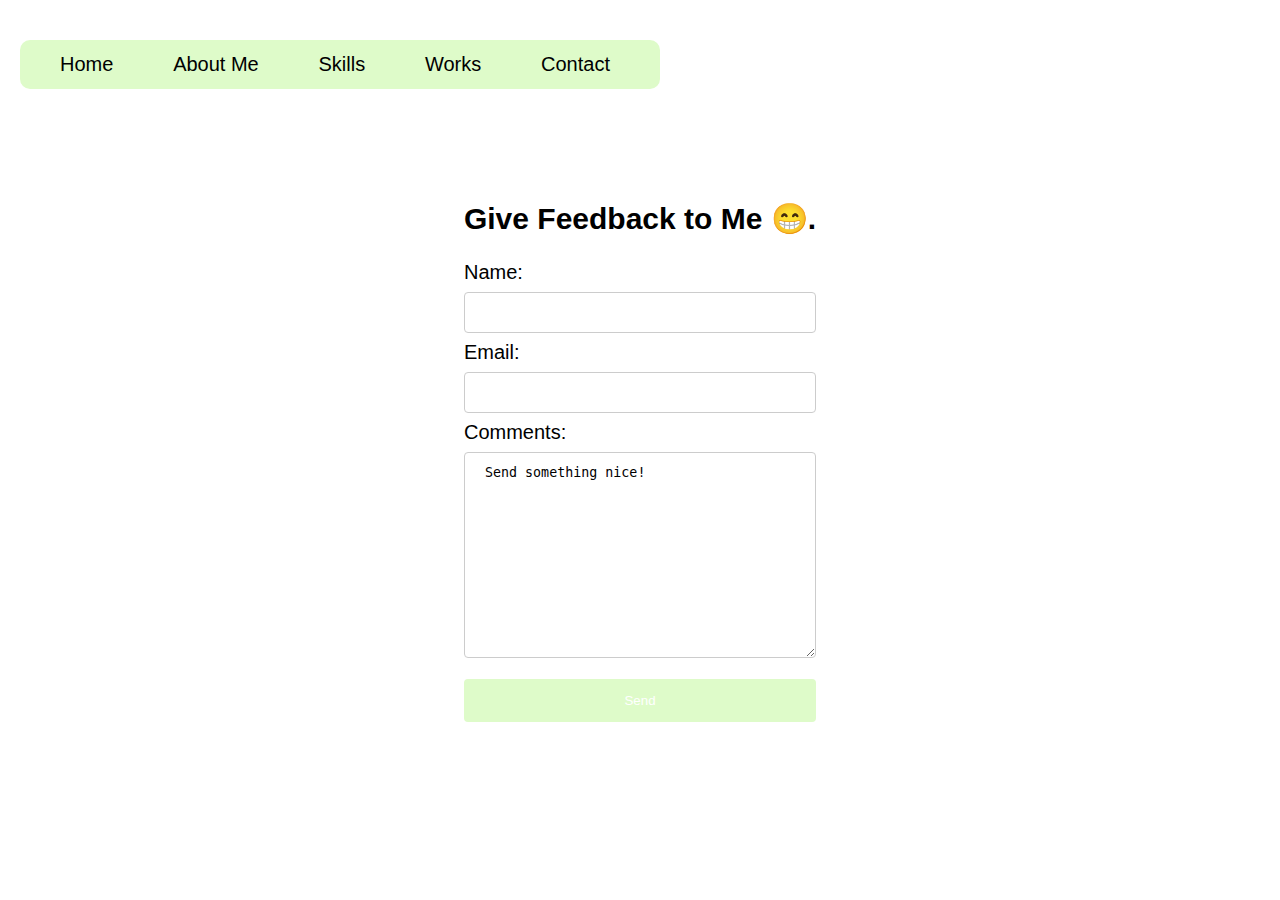
<file: pages/contact.html>
<!DOCTYPE html>
<html lang="en">
  <head>
    <meta charset="UTF-8" />
    <meta http-equiv="X-UA-Compatible" content="IE=edge" />
    <meta name="viewport" content="width=device-width, initial-scale=1.0" />
    <link rel="stylesheet" type="text/css" href="../css/styles.css" />

    <title>Julia Debono's Contact</title>
  </head>
  <body>
    <!-- Header/Navbar -->
    <div class="navbar nav__bg">
      <ul>
        <li><a href="/index.html">Home</a></li>
        <li><a href="/pages/aboutme.html">About Me</a></li>
        <li><a href="/pages/skills.html">Skills</a></li>
        <li><a href="/pages/works.html">Works</a></li>
        <li><a href="/pages/contact.html">Contact</a></li>
      </ul>
    </div>
    <!-- Contact Form -->
    <div class="contact__container">
      <div>
      <h2>Give Feedback to Me 😁.</h2>
      <!-- MailTo Function for using external app to mail -->
      <form action="mailto:sixheitartari12@gmail.com" method="get" enctype="text/plain">
        <div class="contact__inner">
          <label for="name">Name:<br/>
            <input type="text" name="name" id="name" />
          </label>
        </div>
        <div>
          <label for="email">Email: <br/>
            <input type="text" name="email" id="email" />
          </label>
        </div>
        <div>
          <label>Comments:</label>
          <br />
          <textarea name="comments" rows="12" cols="35">Send something nice!</textarea>
        </div>
        <div>
          <input type="submit" name="submit" value="Send" />
        </div>
      </div>
    </div>
  </body>
</html>
</file>
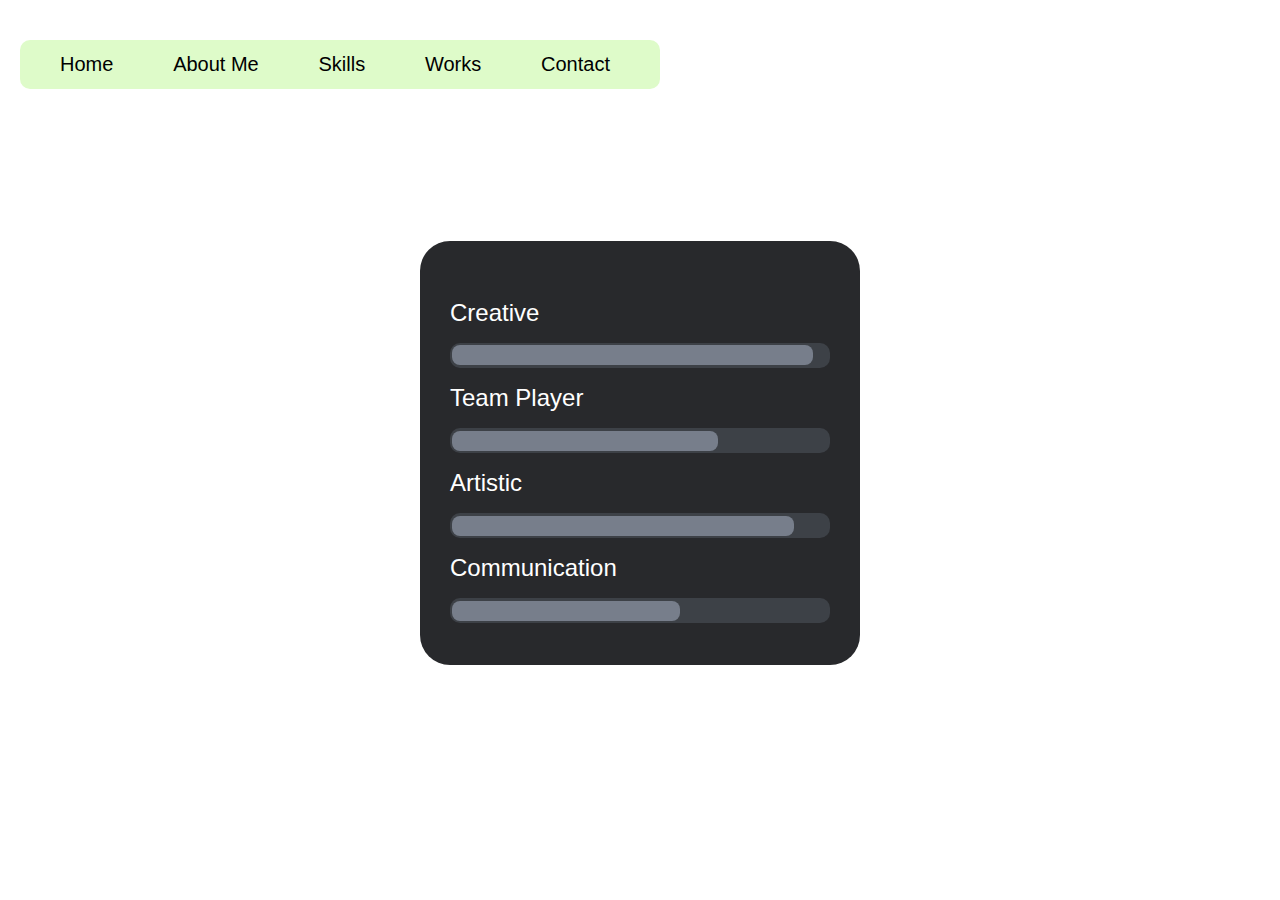
<file: pages/skills.html>
<!DOCTYPE html>
<html lang="en">
  <head>
    <meta charset="UTF-8" />
    <meta http-equiv="X-UA-Compatible" content="IE=edge" />
    <meta name="viewport" content="width=device-width, initial-scale=1.0" />
    <!--  -->
    <link rel="stylesheet" type="text/css" href="../css/styles.css" />

    <title>Julia Debono's Skills</title>
  </head>
  <body>
    <!-- Header/Navbar -->
    <div class="navbar nav__bg">
      <ul>
        <li><a href="/index.html">Home</a></li>
        <li><a href="/pages/aboutme.html">About Me</a></li>
        <li><a href="/pages/skills.html">Skills</a></li>
        <li><a href="/pages/works.html">Works</a></li>
        <li><a href="/pages/contact.html">Contact</a></li>
      </ul>
    </div>
    <!-- Skills Page -->
    <div class="skills">
      <div class="inner">
        <!-- Almost full -->
        <h1>Creative</h1>
        <div class="filler">
          <div class="inner__filler_1"></div>
        </div>
        <!-- More than half -->
        <h1>Team Player</h1>
        <div class="filler">
          <div class="inner__filler_2"></div>
        </div>
        <!-- Almost full -->
        <h1>Artistic</h1>
        <div class="filler">
          <div class="inner__filler_3"></div>
        </div>
        <!-- 3/4 -->
        <h1>Communication</h1>
        <div class="filler">
          <div class="inner__filler_4"></div>
        </div>
      </div>
    </div>
  </body>
</html>
</file>
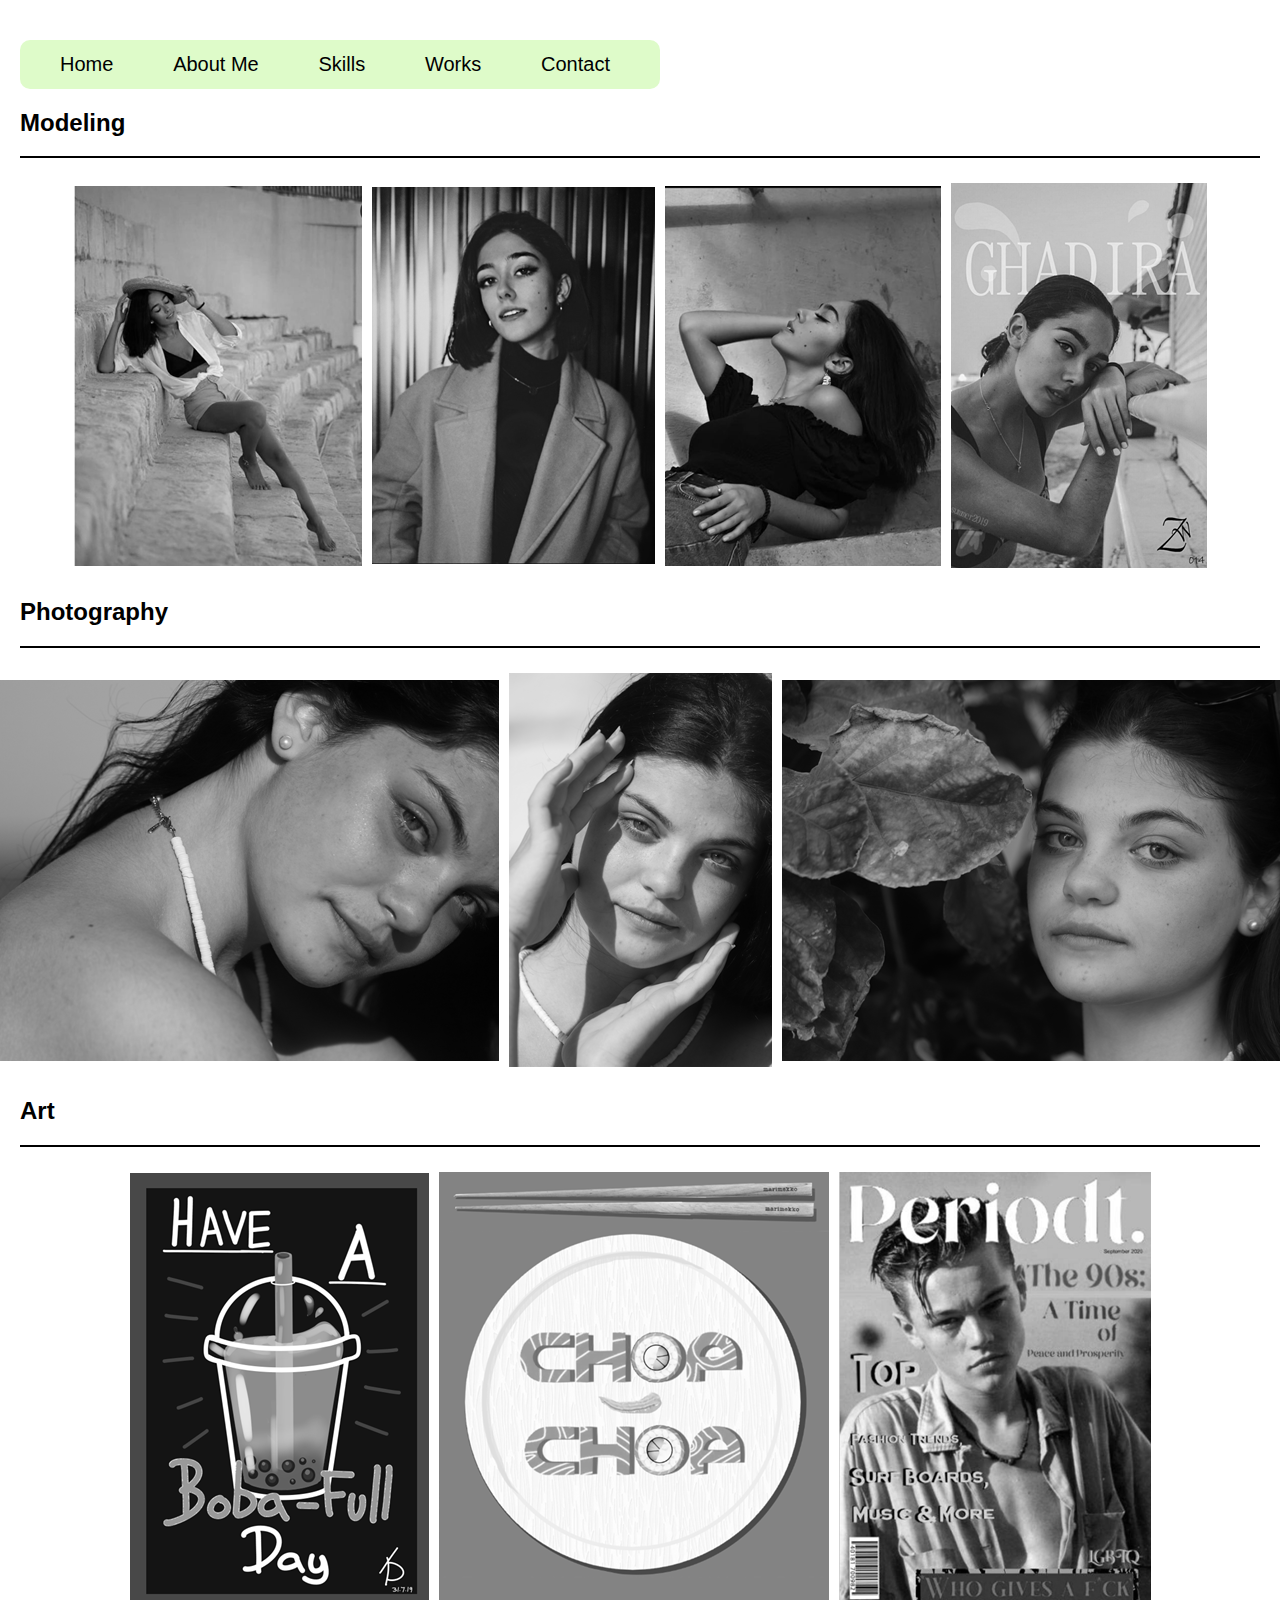
<file: pages/works.html>
<!DOCTYPE html>
<html lang="en">
  <head>
    <meta charset="UTF-8" />
    <meta http-equiv="X-UA-Compatible" content="IE=edge" />
    <meta name="viewport" content="width=device-width, initial-scale=1.0" />
    <link rel="stylesheet" type="text/css" href="../css/styles.css" />

    <title>Julia Debono's Works</title>
  </head>
  <body>
    <!-- Header/Navbar -->
    <div class="navbar nav__bg">
      <ul>
        <li><a href="/index.html">Home</a></li>
        <li><a href="/pages/aboutme.html">About Me</a></li>
        <li><a href="/pages/skills.html">Skills</a></li>
        <li><a href="/pages/works.html">Works</a></li>
        <li><a href="/pages/contact.html">Contact</a></li>
      </ul>
    </div>
    <!-- Modeling Section -->
    <h2 class="header">Modeling</h2>
    <div class="filler__black"></div>
    <div class="container">
      <div class="gallery">
        <img src="../assets/images/unknown (1).png" />
        <img src="../assets/images/unknown (2).png" />
        <img src="../assets/images/unknown (13).png" />
        <img src="../assets/images/unknown (14).png" />
      </div>
    </div>
    <!-- Photography Section -->
    <h2 class="header">Photography</h2>
    <div class="filler__black"></div>
    <div class="container">
      <div class="gallery">
        <img src="../assets/images/unknown (4).png" />
        <img src="../assets/images/unknown (9).png" />
        <img src="../assets/images/unknown (10).png" />
      </div>
    </div>
    <!-- Art Section -->
    <h2 class="header">Art</h2>
    <div class="filler__black"></div>
    <div class="container">
      <div class="gallery">
        <img src="../assets/images/unknown (6).png" />
        <img src="../assets/images/unknown (7).png" />
        <img src="../assets/images/unknown (8).png" />
      </div>
    </div>
  </body>
</html>
</file>
<file: css/styles.css>
body {
  padding: 20px;
  margin: 0;
  height: 90vh;
  overflow: scroll;
  font-family: 'Gill Sans', 'Gill Sans MT', Calibri, 'Trebuchet MS', sans-serif;
}

/* Navbar Styling */
.nav__bg {
  width: 640px;
  height: 6%;
  border-radius: 10px;
  align-items: center;
  justify-content: center;
  font-size: 20px;
  background: #defbc9;
}

.nav__bg ul {
  width: 550px;
  list-style: none;
  height: 100%;
  display: flex;
  align-items: center;
  justify-content: space-between;
}

.nav__bg ul a {
  text-decoration: none !important;
  color: black;
}

.nav__bg ul li:hover {
  transform: scale(1.1);
  transition: 0.3s;
}

/* Home Page Styling */
.welcome {
  display: flex;
  flex-direction: column;
  height: 90%;
  width: 100%;
  font-size: 50px;
  align-items: center;
  justify-content: center;
  overflow: hidden;
}

.green__line {
  position: relative;
  width: 100%;
  border-top: 3px solid #defbc9;
}

.white__line {
  left: 50%;
  top: 50%;
  transform: translate(-50%, -50%);
  position: absolute;
  width: 40%;
  border-top: 10px solid white;
}

/* About Me Page Styling */
.aboutme__container {
  display: flex;
  padding-left: 300px;
  padding-right: 300px;
  height: 90%;
  align-items: center;
  justify-content: center;
}

.julia__img,
.julia__desc {
  display: inline-block;
}

.julia__desc {
  text-align: justify;
  width: 100%;
  font-size: 24px;
  padding-left: 50px;
}

/* Skills Page Styling */
.skills {
  max-width: 100%;
  display: flex;
  align-items: center;
  justify-content: center;
  height: 90%;
  padding-left: 400px;
  padding-right: 400px;
}
/* Inner Div */
.inner {
  background: #28292c;
  border-radius: 30px;
  vertical-align: middle;
  height: 50%;
  width: 90%;
  display: flex;
  flex-direction: column;
  padding: 30px;
  justify-content: center;
}

.inner h1 {
  color: white;
  font-size: 24px;
  font-weight: lighter;
}

/* Skills Page Bars */
.filler {
  display: flex;
  align-items: center;
  background: #3d4147;
  height: 25px;
  border-radius: 10px;
}

.inner__filler_1 {
  width: 95%;
  margin-left: 2px;
  background: #777e8b;
  height: 20px;
  border-radius: 8px;
}

.inner__filler_2 {
  width: 70%;
  margin-left: 2px;
  background: #777e8b;
  height: 20px;
  border-radius: 8px;
}

.inner__filler_3 {
  width: 90%;
  margin-left: 2px;
  background: #777e8b;
  height: 20px;
  border-radius: 8px;
}

.inner__filler_4 {
  width: 60%;
  margin-left: 2px;
  background: #777e8b;
  height: 20px;
  border-radius: 8px;
}

/* Works Page Styling */
.header {
  padding-top: 0px;
}

.container {
  display: flex;
  align-items: center;
  justify-content: center;
}

.gallery {
  padding-top: 25px;
  display: flex;
  align-items: center;
  justify-content: center;
  column-gap: 10px;
}

.gallery img {
  filter: grayscale(100%);
  transition: filter 2s;
}

.gallery img:hover {
  filter: none;
}

.gallery img {
  width: 100% !important;
  height: auto !important;
  margin-bottom: 10px; /* to match column gap */
}

.filler__black {
  position: relative;
  border-top: 2px solid black;
}

/* Contact Page Styling */
.contact__container {
  font-size: 20px;
  display: flex;
  align-items: center;
  justify-content: center;
  height: 90%;
}

.contact__inner {
  display: flex;
  flex-direction: column;
}

/* Input Boxes Styling */
input[type='text'],
select {
  width: 100%;
  padding: 12px 20px;
  margin: 8px 0;
  display: inline-block;
  border: 1px solid #ccc;
  border-radius: 4px;
  box-sizing: border-box;
}

textarea {
  width: 100%;
  padding: 12px 20px;
  margin: 8px 0;
  display: inline-block;
  border: 1px solid #ccc;
  border-radius: 4px;
  box-sizing: border-box;
}

input[type='submit'] {
  width: 100%;
  background-color: #defbc9;
  color: white;
  padding: 14px 20px;
  margin: 8px 0;
  border: none;
  border-radius: 4px;
  cursor: pointer;
}

input[type='submit']:hover {
  background-color: #b2ec87;
}
</file>
